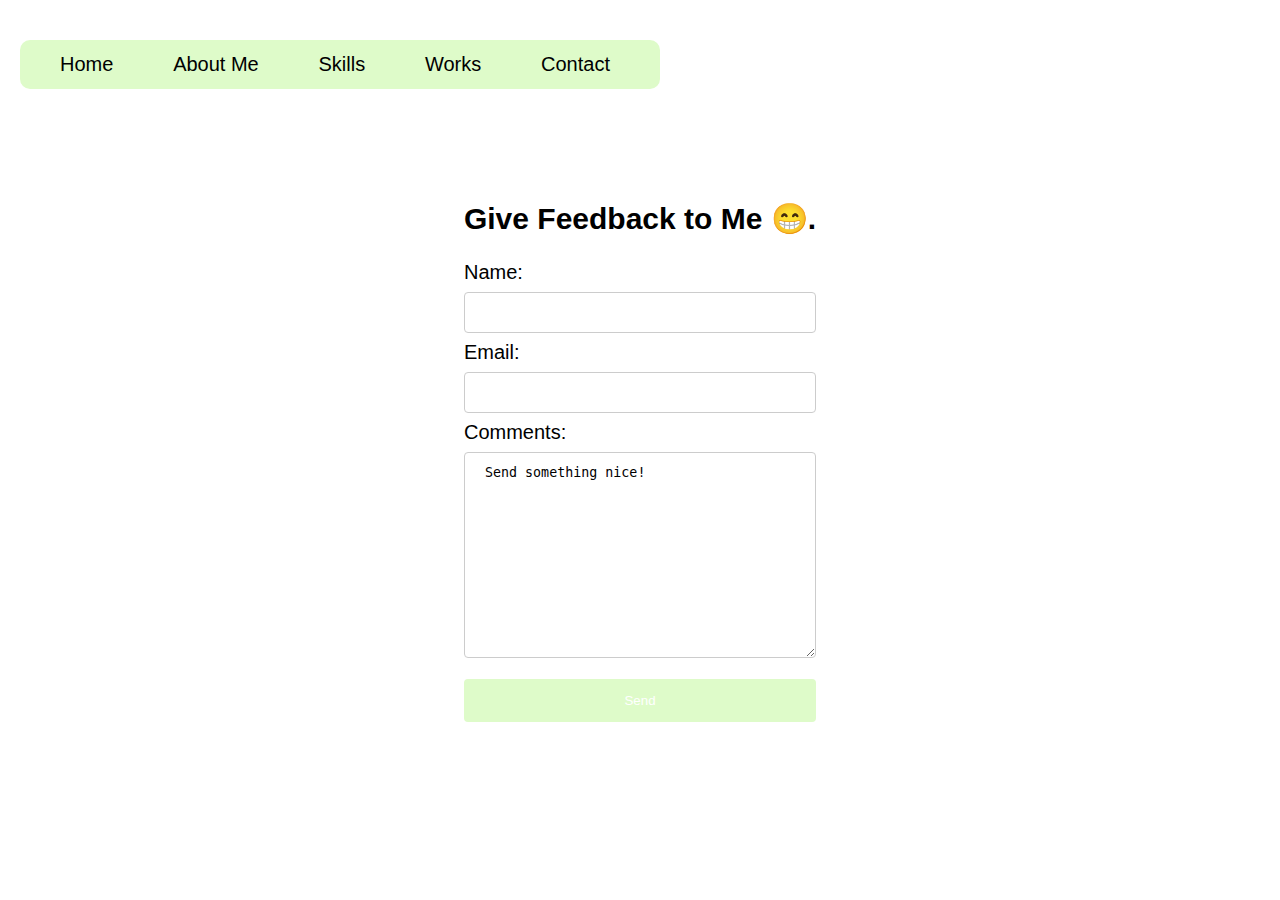
<file: pages/contact.html>
<!DOCTYPE html>
<html lang="en">
  <head>
    <meta charset="UTF-8" />
    <meta http-equiv="X-UA-Compatible" content="IE=edge" />
    <meta name="viewport" content="width=device-width, initial-scale=1.0" />
    <link rel="stylesheet" type="text/css" href="../css/styles.css" />

    <title>Julia Debono's Contact</title>
  </head>
  <body>
    <!-- Header/Navbar -->
    <div class="navbar nav__bg">
      <ul>
        <li><a href="/index.html">Home</a></li>
        <li><a href="/pages/aboutme.html">About Me</a></li>
        <li><a href="/pages/skills.html">Skills</a></li>
        <li><a href="/pages/works.html">Works</a></li>
        <li><a href="/pages/contact.html">Contact</a></li>
      </ul>
    </div>
    <!-- Contact Form -->
    <div class="contact__container">
      <div>
      <h2>Give Feedback to Me 😁.</h2>
      <!-- MailTo Function for using external app to mail -->
      <form action="mailto:sixheitartari12@gmail.com" method="get" enctype="text/plain">
        <div class="contact__inner">
          <label for="name">Name:<br/>
            <input type="text" name="name" id="name" />
          </label>
        </div>
        <div>
          <label for="email">Email: <br/>
            <input type="text" name="email" id="email" />
          </label>
        </div>
        <div>
          <label>Comments:</label>
          <br />
          <textarea name="comments" rows="12" cols="35">Send something nice!</textarea>
        </div>
        <div>
          <input type="submit" name="submit" value="Send" />
        </div>
      </div>
    </div>
  </body>
</html>
</file>
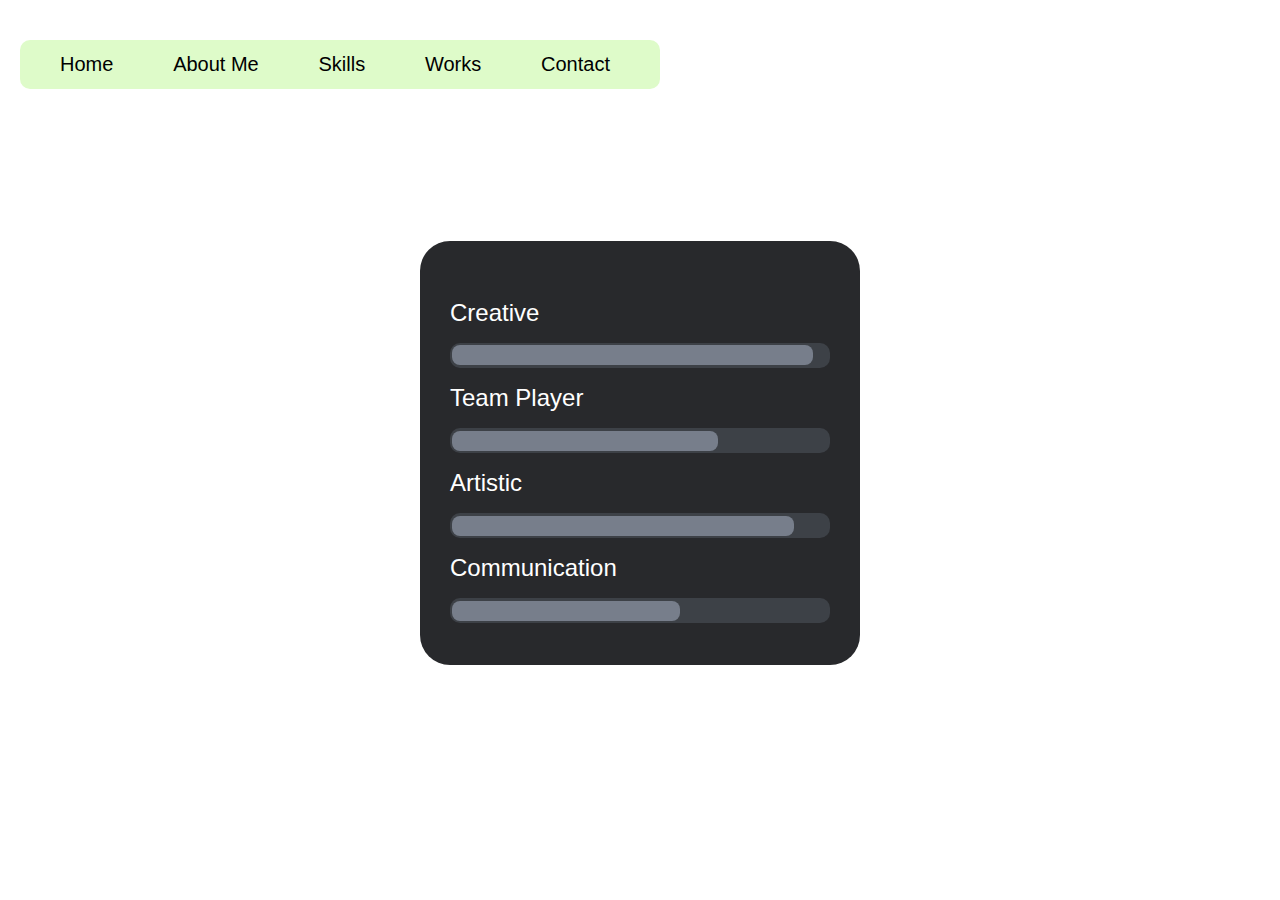
<file: pages/skills.html>
<!DOCTYPE html>
<html lang="en">
  <head>
    <meta charset="UTF-8" />
    <meta http-equiv="X-UA-Compatible" content="IE=edge" />
    <meta name="viewport" content="width=device-width, initial-scale=1.0" />
    <!--  -->
    <link rel="stylesheet" type="text/css" href="../css/styles.css" />

    <title>Julia Debono's Skills</title>
  </head>
  <body>
    <!-- Header/Navbar -->
    <div class="navbar nav__bg">
      <ul>
        <li><a href="/index.html">Home</a></li>
        <li><a href="/pages/aboutme.html">About Me</a></li>
        <li><a href="/pages/skills.html">Skills</a></li>
        <li><a href="/pages/works.html">Works</a></li>
        <li><a href="/pages/contact.html">Contact</a></li>
      </ul>
    </div>
    <!-- Skills Page -->
    <div class="skills">
      <div class="inner">
        <!-- Almost full -->
        <h1>Creative</h1>
        <div class="filler">
          <div class="inner__filler_1"></div>
        </div>
        <!-- More than half -->
        <h1>Team Player</h1>
        <div class="filler">
          <div class="inner__filler_2"></div>
        </div>
        <!-- Almost full -->
        <h1>Artistic</h1>
        <div class="filler">
          <div class="inner__filler_3"></div>
        </div>
        <!-- 3/4 -->
        <h1>Communication</h1>
        <div class="filler">
          <div class="inner__filler_4"></div>
        </div>
      </div>
    </div>
  </body>
</html>
</file>
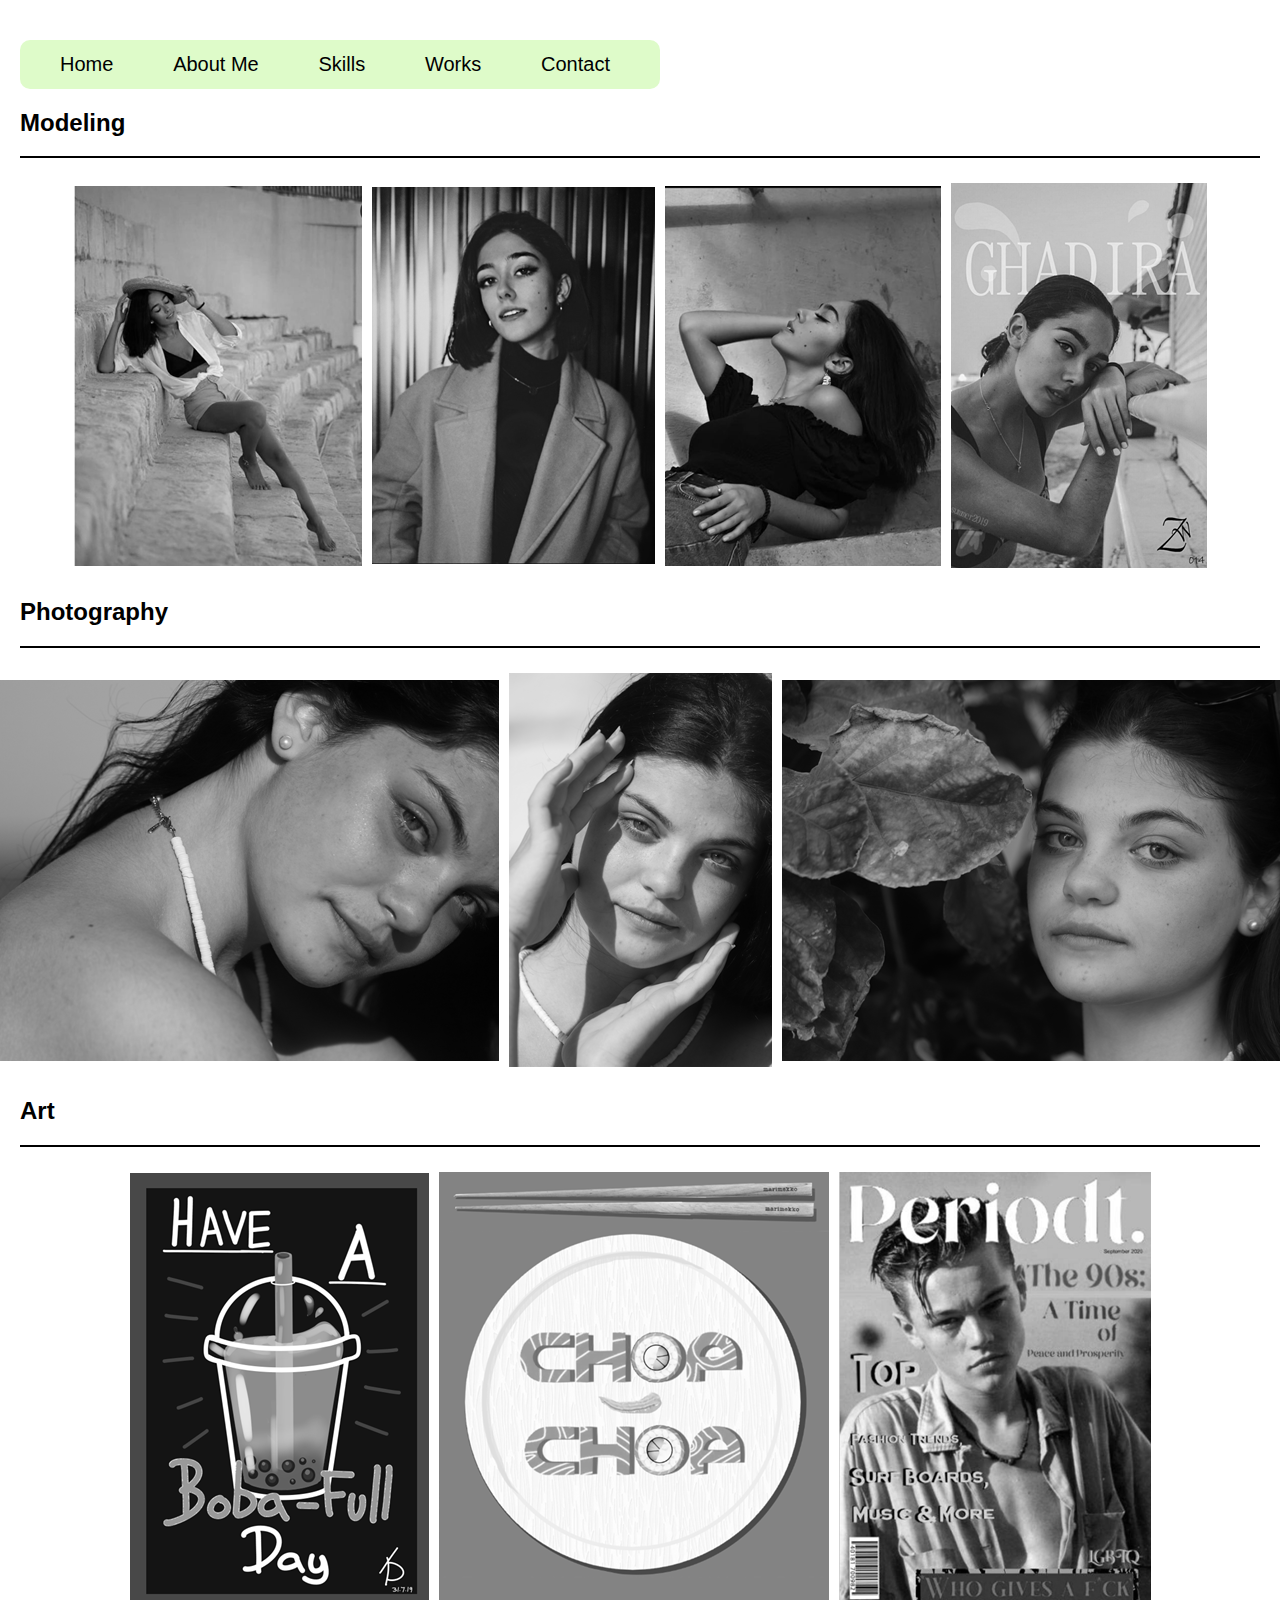
<file: pages/works.html>
<!DOCTYPE html>
<html lang="en">
  <head>
    <meta charset="UTF-8" />
    <meta http-equiv="X-UA-Compatible" content="IE=edge" />
    <meta name="viewport" content="width=device-width, initial-scale=1.0" />
    <link rel="stylesheet" type="text/css" href="../css/styles.css" />

    <title>Julia Debono's Works</title>
  </head>
  <body>
    <!-- Header/Navbar -->
    <div class="navbar nav__bg">
      <ul>
        <li><a href="/index.html">Home</a></li>
        <li><a href="/pages/aboutme.html">About Me</a></li>
        <li><a href="/pages/skills.html">Skills</a></li>
        <li><a href="/pages/works.html">Works</a></li>
        <li><a href="/pages/contact.html">Contact</a></li>
      </ul>
    </div>
    <!-- Modeling Section -->
    <h2 class="header">Modeling</h2>
    <div class="filler__black"></div>
    <div class="container">
      <div class="gallery">
        <img src="../assets/images/unknown (1).png" />
        <img src="../assets/images/unknown (2).png" />
        <img src="../assets/images/unknown (13).png" />
        <img src="../assets/images/unknown (14).png" />
      </div>
    </div>
    <!-- Photography Section -->
    <h2 class="header">Photography</h2>
    <div class="filler__black"></div>
    <div class="container">
      <div class="gallery">
        <img src="../assets/images/unknown (4).png" />
        <img src="../assets/images/unknown (9).png" />
        <img src="../assets/images/unknown (10).png" />
      </div>
    </div>
    <!-- Art Section -->
    <h2 class="header">Art</h2>
    <div class="filler__black"></div>
    <div class="container">
      <div class="gallery">
        <img src="../assets/images/unknown (6).png" />
        <img src="../assets/images/unknown (7).png" />
        <img src="../assets/images/unknown (8).png" />
      </div>
    </div>
  </body>
</html>
</file>
<file: css/styles.css>
body {
  padding: 20px;
  margin: 0;
  height: 90vh;
  overflow: scroll;
  font-family: 'Gill Sans', 'Gill Sans MT', Calibri, 'Trebuchet MS', sans-serif;
}

/* Navbar Styling */
.nav__bg {
  width: 640px;
  height: 6%;
  border-radius: 10px;
  align-items: center;
  justify-content: center;
  font-size: 20px;
  background: #defbc9;
}

.nav__bg ul {
  width: 550px;
  list-style: none;
  height: 100%;
  display: flex;
  align-items: center;
  justify-content: space-between;
}

.nav__bg ul a {
  text-decoration: none !important;
  color: black;
}

.nav__bg ul li:hover {
  transform: scale(1.1);
  transition: 0.3s;
}

/* Home Page Styling */
.welcome {
  display: flex;
  flex-direction: column;
  height: 90%;
  width: 100%;
  font-size: 50px;
  align-items: center;
  justify-content: center;
  overflow: hidden;
}

.green__line {
  position: relative;
  width: 100%;
  border-top: 3px solid #defbc9;
}

.white__line {
  left: 50%;
  top: 50%;
  transform: translate(-50%, -50%);
  position: absolute;
  width: 40%;
  border-top: 10px solid white;
}

/* About Me Page Styling */
.aboutme__container {
  display: flex;
  padding-left: 300px;
  padding-right: 300px;
  height: 90%;
  align-items: center;
  justify-content: center;
}

.julia__img,
.julia__desc {
  display: inline-block;
}

.julia__desc {
  text-align: justify;
  width: 100%;
  font-size: 24px;
  padding-left: 50px;
}

/* Skills Page Styling */
.skills {
  max-width: 100%;
  display: flex;
  align-items: center;
  justify-content: center;
  height: 90%;
  padding-left: 400px;
  padding-right: 400px;
}
/* Inner Div */
.inner {
  background: #28292c;
  border-radius: 30px;
  vertical-align: middle;
  height: 50%;
  width: 90%;
  display: flex;
  flex-direction: column;
  padding: 30px;
  justify-content: center;
}

.inner h1 {
  color: white;
  font-size: 24px;
  font-weight: lighter;
}

/* Skills Page Bars */
.filler {
  display: flex;
  align-items: center;
  background: #3d4147;
  height: 25px;
  border-radius: 10px;
}

.inner__filler_1 {
  width: 95%;
  margin-left: 2px;
  background: #777e8b;
  height: 20px;
  border-radius: 8px;
}

.inner__filler_2 {
  width: 70%;
  margin-left: 2px;
  background: #777e8b;
  height: 20px;
  border-radius: 8px;
}

.inner__filler_3 {
  width: 90%;
  margin-left: 2px;
  background: #777e8b;
  height: 20px;
  border-radius: 8px;
}

.inner__filler_4 {
  width: 60%;
  margin-left: 2px;
  background: #777e8b;
  height: 20px;
  border-radius: 8px;
}

/* Works Page Styling */
.header {
  padding-top: 0px;
}

.container {
  display: flex;
  align-items: center;
  justify-content: center;
}

.gallery {
  padding-top: 25px;
  display: flex;
  align-items: center;
  justify-content: center;
  column-gap: 10px;
}

.gallery img {
  filter: grayscale(100%);
  transition: filter 2s;
}

.gallery img:hover {
  filter: none;
}

.gallery img {
  width: 100% !important;
  height: auto !important;
  margin-bottom: 10px; /* to match column gap */
}

.filler__black {
  position: relative;
  border-top: 2px solid black;
}

/* Contact Page Styling */
.contact__container {
  font-size: 20px;
  display: flex;
  align-items: center;
  justify-content: center;
  height: 90%;
}

.contact__inner {
  display: flex;
  flex-direction: column;
}

/* Input Boxes Styling */
input[type='text'],
select {
  width: 100%;
  padding: 12px 20px;
  margin: 8px 0;
  display: inline-block;
  border: 1px solid #ccc;
  border-radius: 4px;
  box-sizing: border-box;
}

textarea {
  width: 100%;
  padding: 12px 20px;
  margin: 8px 0;
  display: inline-block;
  border: 1px solid #ccc;
  border-radius: 4px;
  box-sizing: border-box;
}

input[type='submit'] {
  width: 100%;
  background-color: #defbc9;
  color: white;
  padding: 14px 20px;
  margin: 8px 0;
  border: none;
  border-radius: 4px;
  cursor: pointer;
}

input[type='submit']:hover {
  background-color: #b2ec87;
}
</file>
